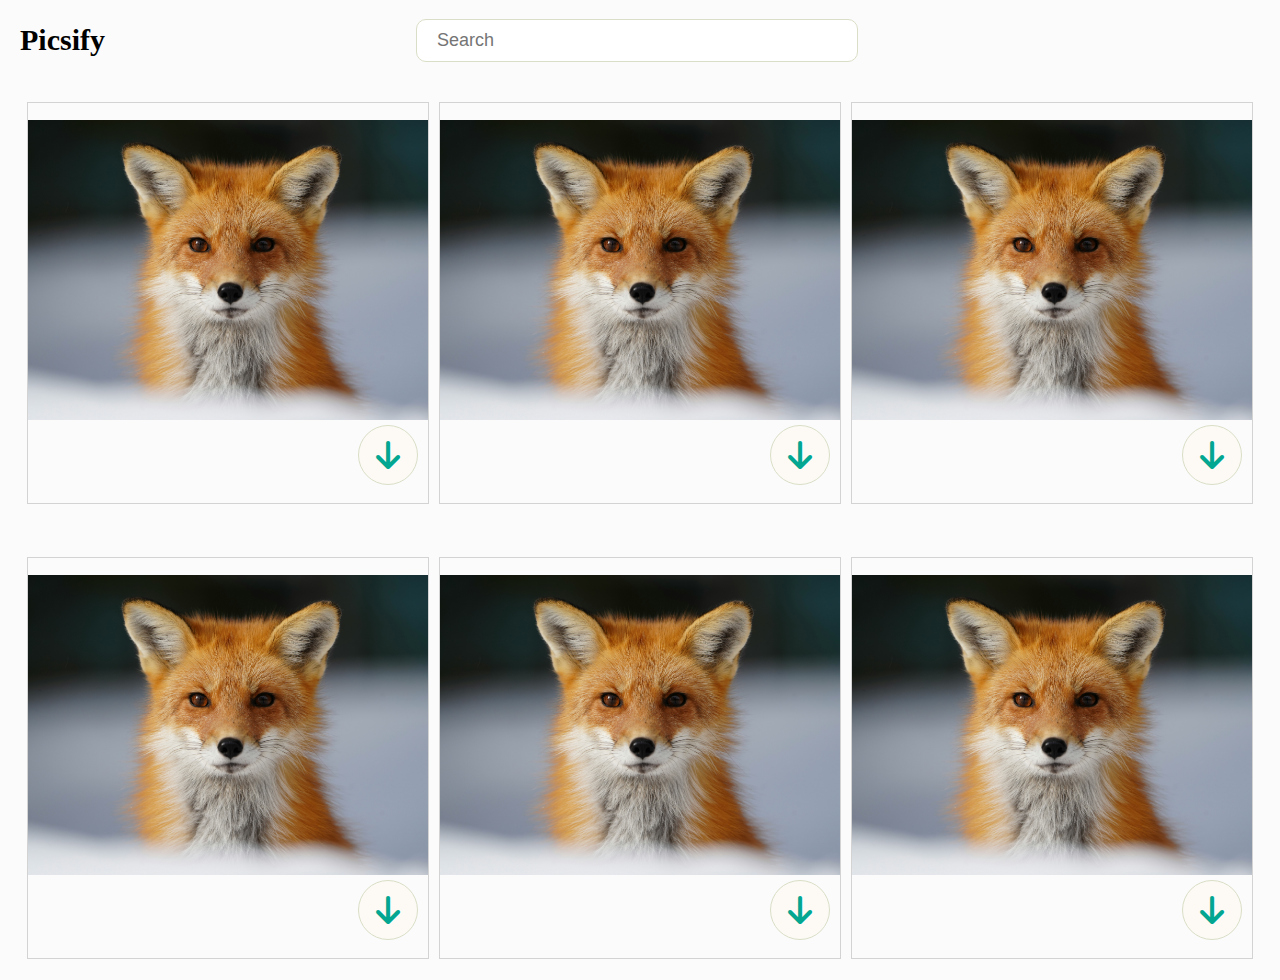
<file: index.html>
<!DOCTYPE html>
<html lang="en">
<head>
    <meta charset="UTF-8">
    <meta name="viewport" content="width=device-width, intial-scale=1.0">
    <title>Picsify</title>
    <link rel="stylesheet" href="style.css">
    <link rel="stylesheet" href="https://cdnjs.cloudflare.com/ajax/libs/font-awesome/6.7.2/css/all.min.css" integrity="sha512-Evv84Mr4kqVGRNSgIGL/F/aIDqQb7xQ2vcrdIwxfjThSH8CSR7PBEakCr51Ck+w+/U6swU2Im1vVX0SVk9ABhg==" crossorigin="anonymous" referrerpolicy="no-referrer" />
</head>
<body>

    <nav>
    	<h1 id="project-name">Picsify</h1>
	<input type="text" id="search" placeholder="Search">
    </nav>

    <div class="container">
	<div class="card">
	    <img src="fox.jpg" alt="fox" height="200" width="300">
	    <div class='btn-container'>
	        <button type="button" class="btn" id="download">
	            <i class='fas fa-arrow-down'></i>	
	        </button>
	    </div>
	</div>
	<div class="card">
	    <img src="fox.jpg" alt="fox" height="200" width="300">
	    <div class='btn-container'>
	       <button type="button" class="btn" id="download">
	           <i class='fas fa-arrow-down'></i>
	       </button>
	    </div>
	</div>
	<div class="card">
	    <img src="fox.jpg" alt="fox" height="200" width="300">
	    <div class="btn-container">
	        <button type="button" class="btn" id="download">
	            <i class='fas fa-arrow-down'></i>
	        </button>
	    </div>
	</div>
	<div class="card">
	    <img src="fox.jpg" alt="fox" height="200" width="300">
	    <div class="btn-container">
	        <button type="button" class="btn" id="download">
	     	    <i class='fas fa-arrow-down'></i>
	        </button>
	    </div>
	</div>
	<div class="card">
	    <img src="fox.jpg" alt="fox" height="200" width="300">
	    <div class="btn-container">
	        <button type="button" class="btn" id="download">
		    <i class='fas fa-arrow-down'></i>	
	        </button>
	    </div>
	</div>
	<div class="card">
	    <img src="fox.jpg" alt="fox" id="fox">
	    <div class="btn-container">
	    	<button type="button" class="btn" id="download">
		    <i class='fas fa-arrow-down'></i>	
	    	</button>
	    </div>
	</div>
    </div>

</body>
</html>
</file>
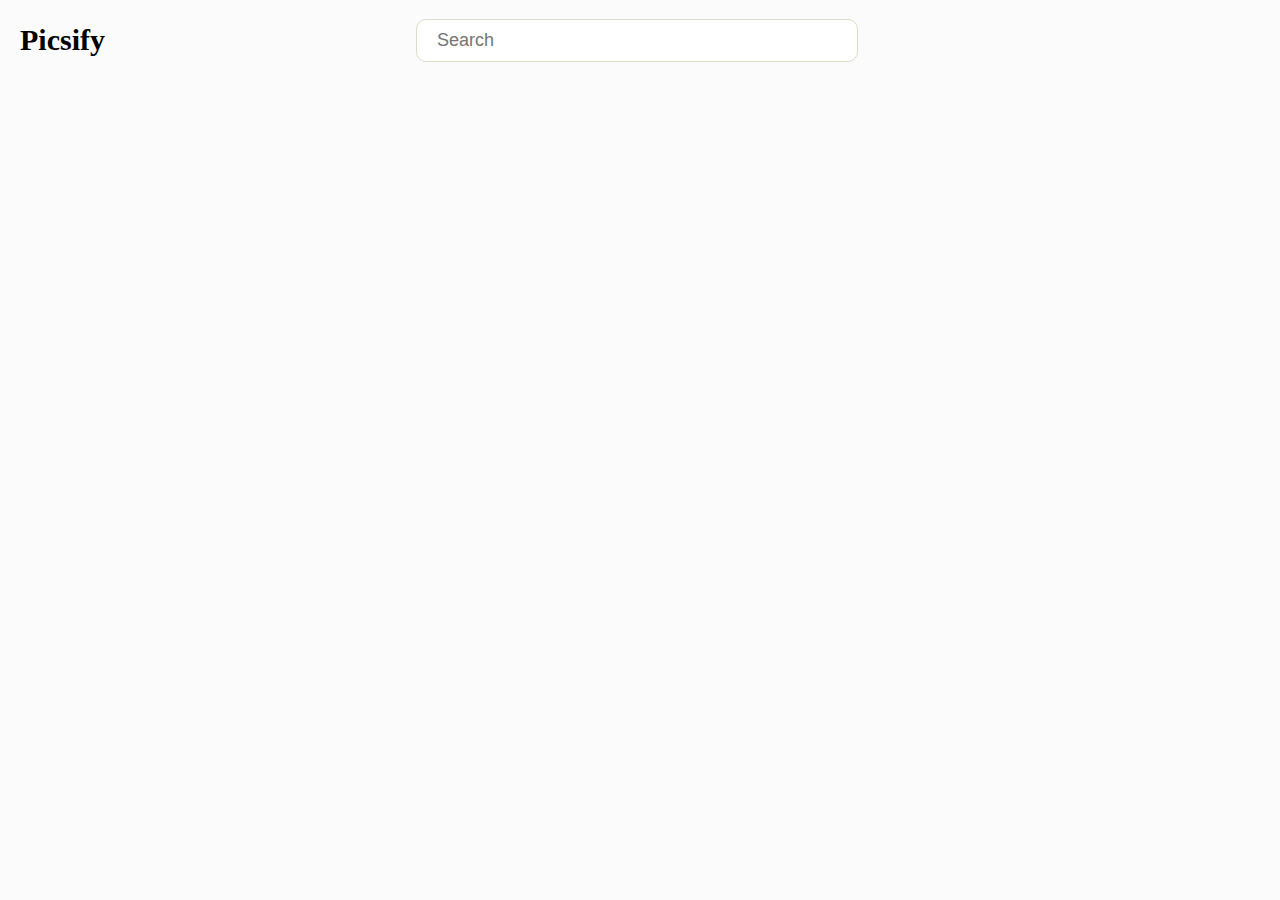
<file: search.html>
<!DOCTYPE html>
<html lang="en">
<head>
    <meta charset="UTF-8">
    <meta name="viewport" content="width=device-width, initial-scale=1.0">
    <title>Picsify</title>
    <link rel="stylesheet" href="style.css">
</head>
<body>

    
    <nav>
    	<h1 id="project-name">Picsify</h1>
	<input type="text" id="search" placeholder="Search">
    </nav>

    <script>
	    const params = new URLSearchParams(window.location.search);
	    const input = params.get('inputVal');

	    document.getElementById('search').value = input
    </script>

</body>
</html>
</file>
<file: style.css>
body {
	margin: 0;
	background-color: #FBFBFB;
}


nav {
	display: flex;
	flex-direction: row;	
	height: 80px;
	align-items: center;
	width: 100%;
}

#project-name {
	font-family: cursive;
	font-size: 30px;
	margin: 20px;
	width: 20%;
}


#search {
	width: 400px;
	border: none;
	padding: 10px 20px;
	border-radius: 10px;
	border: 1px solid #D9DFC6;
	margin-left: 120px;
	font-family: sans-serif;
	font-size: 18px;
}

input:focus {
	outline: none;
}

.container {
	display: grid;
	gap: 10px 10px;
	grid-template-columns: auto auto auto;
	justify-content: center;
	height: 100vh;
	align-items: center;
}

.card {
	display: flex;
	flex-direction: column;
	justify-content: center;
	height: 400px;
	align-items: center;
	border: 1px solid lightgray;
}

.card > img {
	width: 400px;
	height: 300px;
}

.btn-container {
	width: 100%;
	display: flex;
	flex-direction: row-reverse;
}

.btn {
	margin: 5px 10px 0 0;
	width: 15%;
	height: 60px;
	border: 1px solid #D9DFC6;
	border-radius: 50%;
	text-transform: uppercase;
	font-family: sans-serif;
	font-size: 18px;
	background-color: #FDFAF6; 
}

.btn > i {
	font-size: 32px;
	color: #03A791;
}

.btn:hover {
	border-radius: 50%;
	background-color: #D9DFC6;
}
</file>
